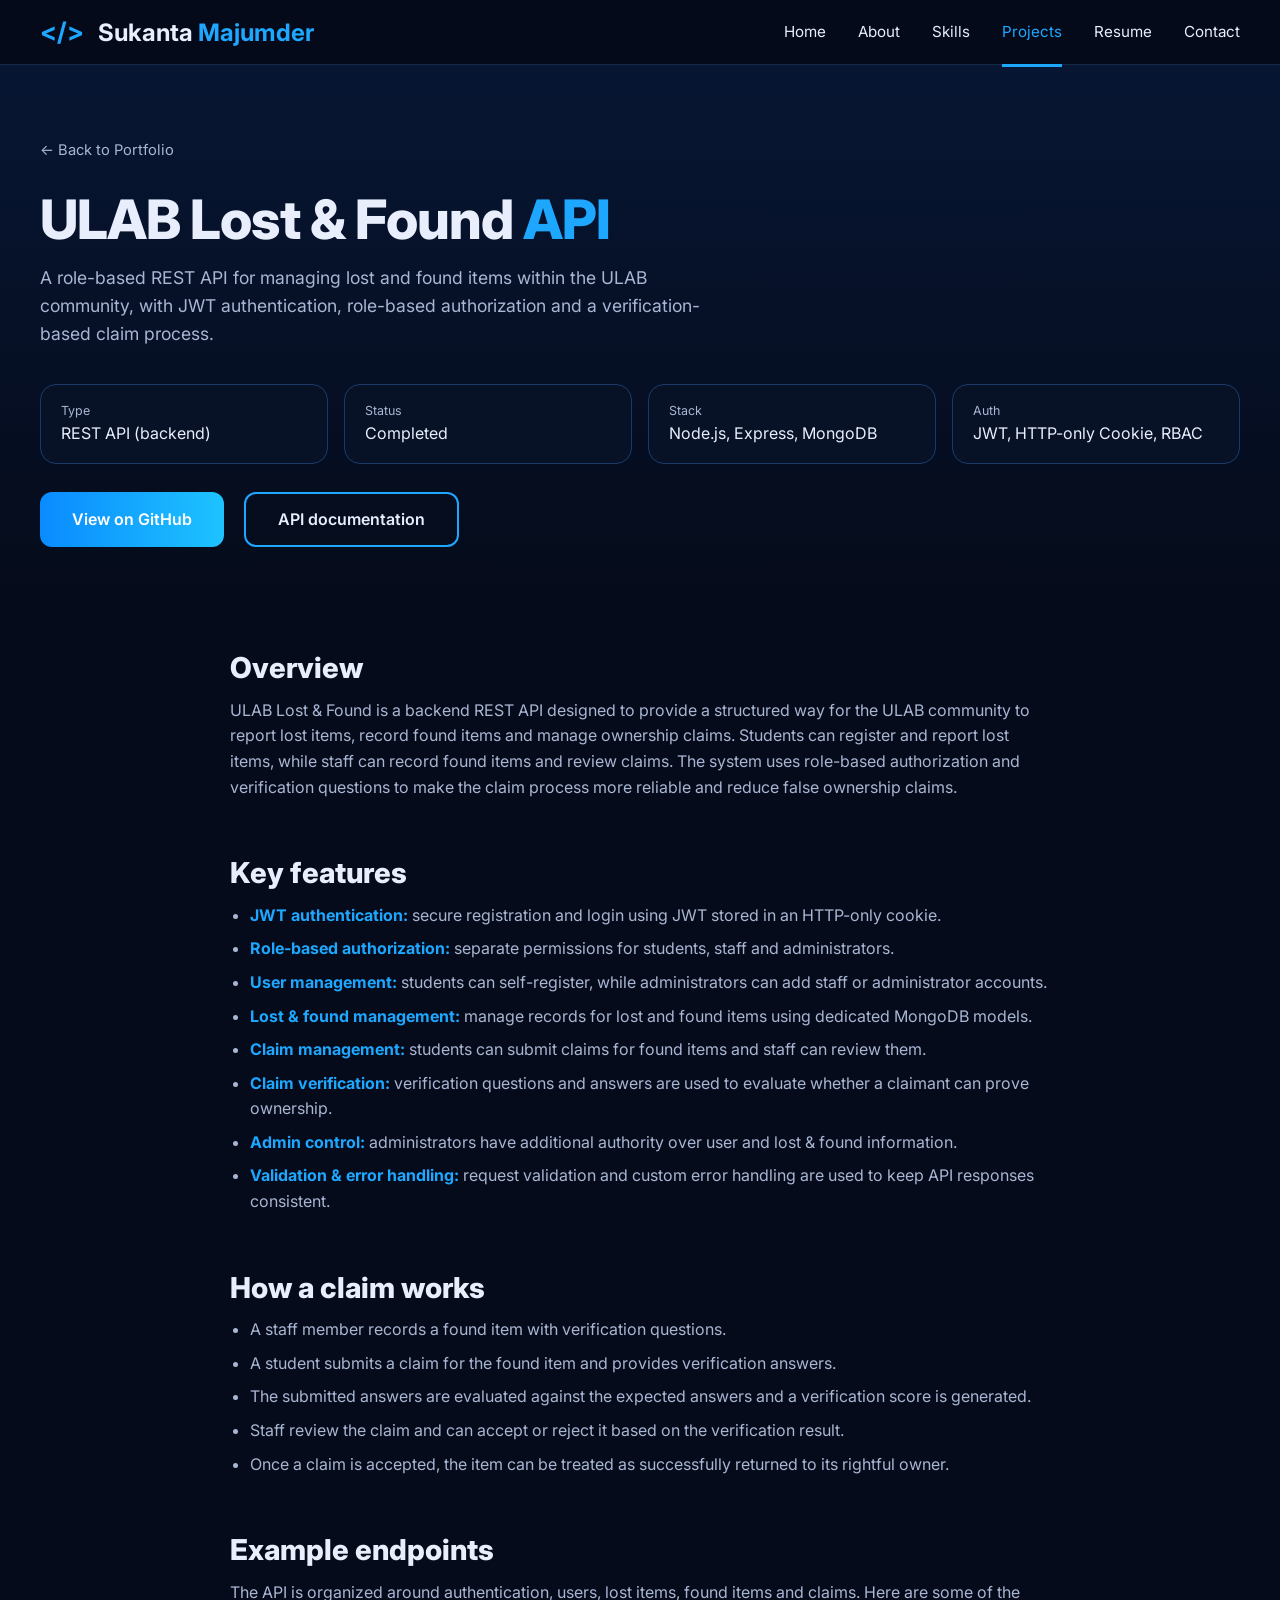
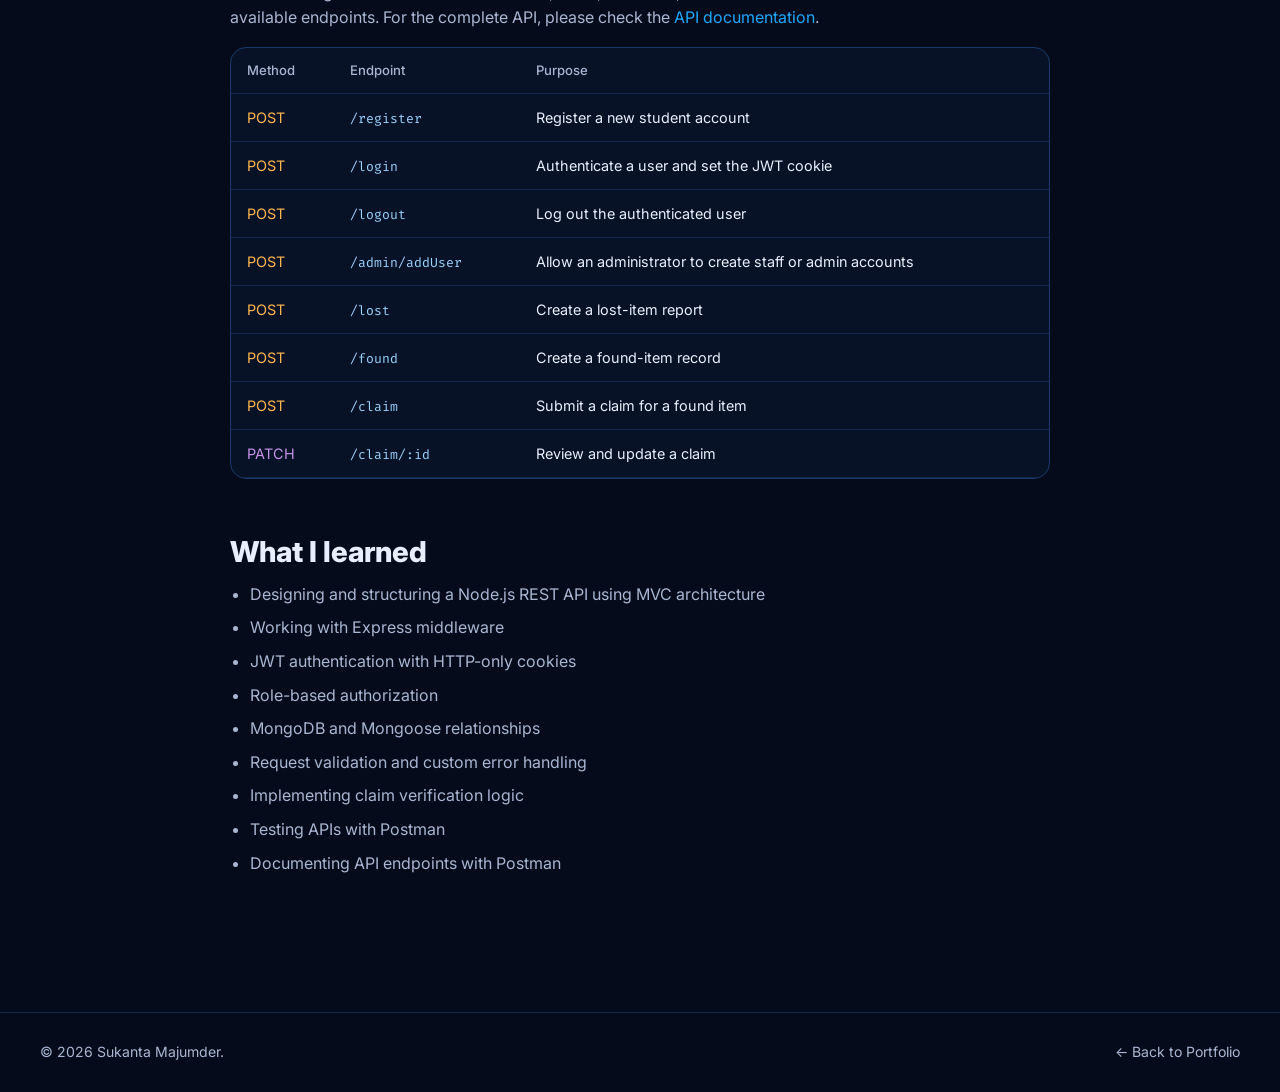
<file: project-ulab-lost-found.html>
<!doctype html>

<html lang="en">
<head>
<meta charset="UTF-8" /><meta name="viewport" content="width=device-width, initial-scale=1" />
<link href="https://fonts.googleapis.com/css2?family=Inter:wght@400;500;600;700;800&family=Caveat:wght@500&family=Fira+Code&display=swap" rel="stylesheet" />
<link rel="stylesheet" href="style.css" />
<title>ULAB Lost &amp; Found API | Sukanta Majumder</title>
<script src="responsive.js"></script>
</head>
<body>
<header>
  <nav class="wrap">
    <a href="index.html" class="logo"><i>&lt;/&gt;</i>Sukanta <b>Majumder</b></a>
    <button class="menu" aria-label="Toggle menu">☰</button>
    <ul>
      <li><a href="index.html#home">Home</a></li>
      <li><a href="index.html#about">About</a></li>
      <li><a href="index.html#skills">Skills</a></li>
      <li><a href="index.html#projects" class="active">Projects</a></li>
      <li><a href="index.html#resume">Resume</a></li>
      <li><a href="index.html#contact">Contact</a></li>
    </ul>
  </nav>
</header>
<main>
  <section class="pd-hero">
    <div class="wrap">
      <a class="back" href="index.html#projects">← Back to Portfolio</a>
      <h1>ULAB Lost &amp; Found <span>API</span></h1>
      <p class="lead">A role-based REST API for managing lost and found items within the ULAB community, with JWT authentication, role-based authorization and a verification-based claim process.</p>
      <div class="pd-meta">
        <div class="panel"><small>Type</small>REST API (backend)</div>
        <div class="panel"><small>Status</small>Completed</div>
        <div class="panel"><small>Stack</small>Node.js, Express, MongoDB</div>
        <div class="panel"><small>Auth</small>JWT, HTTP-only Cookie, RBAC</div>
      </div>
      <div class="btns" style="margin-top:28px">
        <a class="btn primary" href="https://github.com/Sukanta116/Ulab_Lost_And_Found" target="_blank" rel="noopener">View on GitHub</a>
        <a class="btn ghost" href="https://documenter.getpostman.com/view/58097853/2sBYHNXPLF" target="_blank" rel="noopener">API documentation</a>
      </div>
    </div>
  </section>

  <section class="pd-body">
    <div class="wrap">

  <section>
    <h2>Overview</h2>
    <p>ULAB Lost &amp; Found is a backend REST API designed to provide a structured way for the ULAB community to report lost items, record found items and manage ownership claims. Students can register and report lost items, while staff can record found items and review claims. The system uses role-based authorization and verification questions to make the claim process more reliable and reduce false ownership claims.</p>
  </section>

  <section>
    <h2>Key features</h2>
    <ul>
      <li><strong>JWT authentication:</strong> secure registration and login using JWT stored in an HTTP-only cookie.</li>
      <li><strong>Role-based authorization:</strong> separate permissions for students, staff and administrators.</li>
      <li><strong>User management:</strong> students can self-register, while administrators can add staff or administrator accounts.</li>
      <li><strong>Lost &amp; found management:</strong> manage records for lost and found items using dedicated MongoDB models.</li>
      <li><strong>Claim management:</strong> students can submit claims for found items and staff can review them.</li>
      <li><strong>Claim verification:</strong> verification questions and answers are used to evaluate whether a claimant can prove ownership.</li>
      <li><strong>Admin control:</strong> administrators have additional authority over user and lost &amp; found information.</li>
      <li><strong>Validation &amp; error handling:</strong> request validation and custom error handling are used to keep API responses consistent.</li>
    </ul>
  </section>

  <section>
    <h2>How a claim works</h2>
    <ul>
      <li>A staff member records a found item with verification questions.</li>
      <li>A student submits a claim for the found item and provides verification answers.</li>
      <li>The submitted answers are evaluated against the expected answers and a verification score is generated.</li>
      <li>Staff review the claim and can accept or reject it based on the verification result.</li>
      <li>Once a claim is accepted, the item can be treated as successfully returned to its rightful owner.</li>
    </ul>
  </section>

  <section>
    <h2>Example endpoints</h2>
    <p>The API is organized around authentication, users, lost items, found items and claims. Here are some of the available endpoints. For the complete API, please check the <a class="api-doc-link" href="https://documenter.getpostman.com/view/58097853/2sBYHNXPLF" target="_blank" rel="noopener">API documentation</a>.
</p>
    <div class="table-scroll panel">
      <table>
        <thead><tr><th>Method</th><th>Endpoint</th><th>Purpose</th></tr></thead>
        <tbody>
          <tr><td class="m-post">POST</td><td><code>/register</code></td><td>Register a new student account</td></tr>
          <tr><td class="m-post">POST</td><td><code>/login</code></td><td>Authenticate a user and set the JWT cookie</td></tr>
          <tr><td class="m-post">POST</td><td><code>/logout</code></td><td>Log out the authenticated user</td></tr>
          <tr><td class="m-post">POST</td><td><code>/admin/addUser</code></td><td>Allow an administrator to create staff or admin accounts</td></tr>
          <tr><td class="m-post">POST</td><td><code>/lost</code></td><td>Create a lost-item report</td></tr>
          <tr><td class="m-post">POST</td><td><code>/found</code></td><td>Create a found-item record</td></tr>
          <tr><td class="m-post">POST</td><td><code>/claim</code></td><td>Submit a claim for a found item</td></tr>
          <tr><td class="m-patch">PATCH</td><td><code>/claim/:id</code></td><td>Review and update a claim</td></tr>
        </tbody>
      </table>
    </div>
  </section>

  <section>
    <h2>What I learned</h2>

    <ul>
        <li>Designing and structuring a Node.js REST API using MVC architecture</li>
        <li>Working with Express middleware</li>
        <li>JWT authentication with HTTP-only cookies</li>
        <li>Role-based authorization</li>
        <li>MongoDB and Mongoose relationships</li>
        <li>Request validation and custom error handling</li>
        <li>Implementing claim verification logic</li>
        <li>Testing APIs with Postman</li>
        <li>Documenting API endpoints with Postman</li>
    </ul>
</section>

</div>


  </section>
</main>

<footer>
  <div class="wrap">
    <span>© 2026 Sukanta Majumder.</span>
    <a href="index.html#projects">← Back to Portfolio</a>
  </div>
</footer>

<script src="main.js"></script>

</body>
</html>
</file>
<file: style.css>
/* =====================================================================
   TABLE OF CONTENTS
   1. Tokens & base      5. About / Skills / Projects / Resume / Contact
   2. Header & nav       6. Footer
   3. Logo sign          7. Project detail pages
   4. Hero               8. Responsive (container queries, widest to narrowest)
   ===================================================================== */

/* ===== 1. TOKENS & BASE ===== */
:root{--bg:#050b1a;--panel:#081226;--line:#14284a;--line2:#1b3a6b;--blue:#1ea7ff;--text:#e8eefc;--muted:#a9b6d3;--green:#58d68d}
*{box-sizing:border-box;margin:0;padding:0}
html{scroll-behavior:smooth;scroll-padding-top:72px;-webkit-text-size-adjust:100%;text-size-adjust:100%}
/* body is the "container": layout rules respond to the page's real width, not the device's fake viewport */
body{font-family:Inter,system-ui,sans-serif;background:var(--bg);color:var(--text);line-height:1.6;overflow-x:clip;container-type:inline-size}
a{color:inherit;text-decoration:none}
img{max-width:100%}
pre,code{max-width:100%}
pre{overflow-x:auto}
:focus-visible{outline:2px solid var(--blue);outline-offset:3px;border-radius:4px}
.wrap{--pad:40px;max-width:1440px;margin:0 auto;padding-left:max(var(--pad),env(safe-area-inset-left,0px));padding-right:max(var(--pad),env(safe-area-inset-right,0px))}
.hand{font-family:Caveat,cursive;color:var(--blue)}
.panel{border:1px solid var(--line2);background:var(--panel);border-radius:16px}
h1{white-space:nowrap;font-size:clamp(2.6rem,4.7cqi,4.4rem);font-weight:800;line-height:1.05;letter-spacing:-1px}
h2{font-size:clamp(1.75rem,6.6cqi,2.8rem);font-weight:800;line-height:1.2;margin-bottom:12px}
h1 span,h2 span{color:var(--blue)}
.btn{display:inline-flex;align-items:center;gap:10px;padding:13px 32px;min-height:46px;border-radius:12px;font-weight:600;transition:transform .2s}
.btn:hover{transform:translateY(-2px)}
.btn.primary{background:linear-gradient(90deg,#0a8bff,#1ec3ff);color:#fff}
.btn.ghost{border:2px solid var(--blue);background:transparent}

/* ===== 2. HEADER & NAV ===== */
header{position:sticky;top:0;z-index:10;background:rgba(5,11,26,.9);-webkit-backdrop-filter:blur(8px);backdrop-filter:blur(8px);border-bottom:1px solid var(--line);padding-top:env(safe-area-inset-top,0px)}
nav{display:flex;align-items:center;justify-content:space-between;height:64px;gap:12px}
nav ul{display:flex;gap:32px;list-style:none}
nav a{font-size:.95rem;padding:20px 0;display:block}
nav a.active,nav a:hover{color:var(--blue);box-shadow:0 3px 0 var(--blue)}
.menu{display:none;background:none;border:0;color:var(--text);font-size:1.6rem;cursor:pointer;min-width:44px;min-height:44px}
.logo{position:relative;font-weight:700;font-size:clamp(1.1rem,5.6cqi,1.5rem);white-space:nowrap}
.logo b,.logo i{color:var(--blue);font-weight:700}
.logo i{font-style:normal;margin-right:14px;font-size:clamp(1.15rem,6cqi,1.6rem)}

/* ===== 3. LOGO SIGN ("Seeking Opportunities") ===== */
.door-sign{position:absolute;top:calc(72% - 4px);right:4px;width:0;height:0;z-index:20;pointer-events:none;transition:opacity .3s ease,visibility .3s ease}
body.scrolled .door-sign{opacity:0;visibility:hidden}
.door-pivot{position:absolute;top:-4px;left:-89px;width:180px;display:block;transform-origin:50% 0;animation:doorSwing 3.2s ease-in-out infinite}
.door-ring{display:block;position:relative;z-index:2;width:16px;height:16px;margin:0 auto -6px;border-radius:50%;border:3px solid #1fa2ff;background:#050a18;box-shadow:0 0 10px rgba(31,162,255,.6)}
.door-strings{display:block;width:100%;height:26px}
.door-board{display:block;padding:5px;border-radius:12px;background:linear-gradient(135deg,#00e676,#00bfa5);box-shadow:0 8px 20px rgba(0,230,118,.4)}
.door-inner{display:flex;align-items:center;justify-content:center;gap:7px;padding:6px 10px;border:2px solid rgba(4,19,10,.85);border-radius:8px;color:#04130a;font-size:.78rem;font-weight:800;letter-spacing:.3px;white-space:nowrap}
.door-dot{width:10px;height:10px;flex-shrink:0;border-radius:50%;background:#ff1744;box-shadow:0 0 6px #ff1744;animation:doorPulse 1.4s ease-out infinite}
@keyframes doorSwing{0%,100%{transform:rotate(7deg)}50%{transform:rotate(-7deg)}}
@keyframes doorPulse{0%{box-shadow:0 0 0 0 rgba(255,23,68,.8)}100%{box-shadow:0 0 0 9px rgba(255,23,68,0)}}

/* ===== 4. HERO (base values = laptop/desktop) ===== */
.hero{background:radial-gradient(circle at 75% 55%,#0b3a8a 0,transparent 45%),linear-gradient(180deg,#050b1a,#071633);overflow:hidden}
.hero .wrap{display:grid;grid-template-columns:1.15fr 1fr;align-items:end;min-height:576px;gap:24px}
.hero-text{padding:60px 0 50px;align-self:center;min-width:0}
.hello{font-size:1.4rem;margin-bottom:4px}
.role{font-size:1.9rem;margin:22px 0 18px}
.role b{font-weight:700}
.role em{font-style:normal;color:#bcd7ff;font-weight:400}
.role s{text-decoration:none;margin:0 10px;font-weight:300}
.lead{max-width:500px;font-size:1.1rem;margin-bottom:24px}
.chips{display:flex;flex-wrap:wrap;gap:14px;margin-bottom:28px}
.chip{display:flex;align-items:center;gap:12px;padding:8px 22px 8px 16px;border:1px solid var(--line);border-radius:40px;background:rgba(20,40,74,.45);font-size:.95rem}
.chip img{width:28px;height:28px}
.chip.more{padding:8px 20px;color:#8fc9ff}
.btns{display:flex;flex-wrap:wrap;gap:20px}
.tag{margin-top:26px;font-size:1.7rem;display:flex;flex-wrap:wrap;gap:14px;align-items:baseline}
.tag span:nth-child(3){color:var(--green)}

/* hero picture, backdrop, note, arrow, code snippet */
.hero-img{position:relative;align-self:end;height:576px;display:flex;justify-content:center;align-items:flex-end;padding-right:100px;min-width:0}
.hero-img::before{content:"";position:absolute;bottom:14px;left:5%;width:75%;aspect-ratio:1;border-radius:10%;background:linear-gradient(160deg,#1a6bff,#082a66);opacity:.18}
.hero-img img{position:relative;top:30px;height:92%;width:90%;max-width:69%;display:block;object-fit:contain;object-position:bottom}
.note{position:absolute;top:60px;right:55px;font-size:2rem;line-height:1;transform:rotate(-8deg);z-index:2}
.arrow{position:absolute;top:158px;right:112px;width:70px;z-index:2;transform:rotate(-8deg)}
.code{position:absolute;right:0;top:36%;z-index:2;font-family:"Fira Code",monospace;font-size:.78rem;color:#9bb6e0;border-left:1px solid var(--line);padding-left:12px;white-space:pre;line-height:1.5}

/* ===== 5. SECTIONS ===== */
.sec{padding:96px 0;border-top:1px solid var(--line)}
.sec-head{max-width:640px;margin-bottom:44px}
.sec-head p{color:var(--muted)}
.eyebrow{display:flex;align-items:center;gap:14px;color:var(--blue);font-weight:600;font-size:.95rem;margin-bottom:6px}
.eyebrow::before{content:"";width:32px;height:2px;background:var(--blue)}

/* About */
.about{background:linear-gradient(180deg,#050b1a,#060f24)}
.about-grid{display:grid;grid-template-columns:1.1fr 1fr;gap:32px;align-items:start}
.about-grid>*{min-width:0}
.bio p{color:var(--muted);margin-bottom:18px;max-width:560px}
.facts{display:flex;flex-wrap:wrap;gap:12px;margin-top:22px}
.fact{padding:8px 16px;border:1px solid var(--line2);border-radius:999px;font-size:.88rem;background:rgba(20,40,74,.35)}
.card{padding:30px}
.card h3{font-size:1.25rem;font-weight:600;margin-bottom:12px}
.card .sign{margin-top:18px;text-align:center;font-size:1.3rem}
.info{display:grid;grid-template-columns:120px 1fr;font-size:.93rem}
.info dt,.info dd{padding:13px 0;border-bottom:1px solid var(--line);overflow-wrap:anywhere}
.info dt{color:var(--muted)}

/* Skills */
.grid{display:grid;grid-template-columns:repeat(auto-fill,minmax(130px,1fr));gap:14px}
.tile{position:relative;padding:20px 8px;text-align:center;font-size:.88rem;display:flex;flex-direction:column;align-items:center;gap:10px;transition:border-color .2s,transform .2s}
.tile:hover{border-color:var(--blue);transform:translateY(-3px)}
.tile:hover,.tile:focus-visible{z-index:5}
.tile img{width:40px;height:40px;object-fit:contain}
.tile.more{justify-content:center;color:#8fc9ff}
/* skill hover card */
.tip{--tx:-50%;position:absolute;bottom:calc(100% + 12px);left:50%;width:190px;max-width:calc(100cqi - 24px);padding:14px 16px;text-align:left;background:#0b2a5c;border:1px solid var(--blue);border-radius:12px;box-shadow:0 12px 30px rgba(0,0,0,.45);opacity:0;visibility:hidden;pointer-events:none;transform:translate(var(--tx),6px);transition:opacity .2s,transform .2s,visibility .2s}
.tip::after{content:"";position:absolute;top:100%;left:50%;width:10px;height:10px;background:#0b2a5c;border-right:1px solid var(--blue);border-bottom:1px solid var(--blue);transform:translate(-50%,-5px) rotate(45deg)}
.tip strong{display:block;color:var(--blue);font-size:.85rem;margin-bottom:8px}
.tip ul{list-style:none;display:flex;flex-wrap:wrap;gap:6px}
.tip li{font-size:.74rem;padding:3px 9px;border-radius:999px;background:rgba(30,167,255,.15)}
.tile:hover .tip,.tile:focus .tip{opacity:1;visibility:visible;transform:translate(var(--tx),0)}

/* Projects */
.projects{display:grid;grid-template-columns:repeat(auto-fill,minmax(min(100%,420px),1fr));gap:28px}
.p-card{display:flex;flex-direction:column;min-width:0;padding:30px;border:1px solid var(--line2);border-radius:18px;background:linear-gradient(160deg,#0b2a5c 0,#081226 70%);transition:transform .2s,border-color .2s}
.p-card:hover{transform:translateY(-4px);border-color:var(--blue)}
.p-card h3{font-size:1.7rem;font-weight:800;line-height:1.2;margin-bottom:12px}
.p-status,.p-status_ongoing{align-self:flex-start;font-size:.78rem;padding:4px 12px;border-radius:999px;margin-bottom:16px}
.p-status{background:rgba(88,214,141,.12);color:var(--green);border:1px solid rgba(88,214,141,.35)}
.p-status_ongoing{background:rgba(255,193,7,.12);color:#f0b400;border:1px solid rgba(255,193,7,.35)}
.p-desc{color:var(--muted);font-size:.95rem;margin-bottom:20px}
.p-tech{list-style:none;display:flex;flex-wrap:wrap;gap:8px;margin-bottom:24px}
.p-tech li{display:flex;align-items:center;gap:8px;font-size:.82rem;padding:5px 12px;border:1px solid var(--line2);border-radius:999px;background:rgba(5,11,26,.5)}
.p-tech img{width:16px;height:16px}
.p-actions{margin-top:auto;display:flex;flex-wrap:wrap;gap:8px 18px;align-items:center;padding-top:20px;border-top:1px solid var(--line2)}
.p-link{display:inline-flex;align-items:center;gap:8px;font-size:.9rem;color:var(--muted);padding:9px 0;transition:color .2s}
.p-link img{width:20px;height:20px}
.p-link:hover{color:var(--blue)}
.btn-details{margin-left:auto;padding:10px 20px;border-radius:10px;font-size:.9rem;font-weight:600;background:linear-gradient(90deg,#0a8bff,#1ec3ff);color:#fff;transition:transform .2s,box-shadow .2s}
.btn-details:hover{transform:translateY(-2px);box-shadow:0 8px 20px rgba(30,167,255,.3)}

/* Resume */
.resume-box{display:flex;align-items:center;justify-content:space-between;gap:32px;padding:44px 48px;background:linear-gradient(135deg,#0b2a5c,#081226 65%)}
.resume-box h2{margin-bottom:8px}
.resume-box p{color:var(--muted);max-width:480px}

/* Contact */
.contact-grid{display:grid;grid-template-columns:repeat(auto-fit,minmax(min(100%,280px),1fr));gap:20px}
.c-card{display:flex;align-items:center;gap:18px;padding:22px 26px;transition:border-color .2s,transform .2s;overflow-wrap:anywhere}
.c-card>span:last-child{min-width:0}
.c-card:hover{border-color:var(--blue);transform:translateY(-3px)}
.c-card small{display:block;color:var(--muted);font-size:.8rem}
.c-icon{display:grid;place-items:center;width:48px;height:48px;flex:none;border-radius:12px;background:rgba(30,167,255,.15);font-size:1.3rem}
.c-icon img{width:26px;height:26px}

/* ===== 6. FOOTER ===== */
footer{border-top:1px solid var(--line);padding:28px 0 max(28px,env(safe-area-inset-bottom,0px));color:var(--muted);font-size:.88rem}
footer .wrap{display:flex;justify-content:space-between;flex-wrap:wrap;gap:12px}
footer a:hover{color:var(--blue)}

/* ===== 7. PROJECT DETAIL PAGES ===== */
.pd-hero{padding:72px 0 48px;background:linear-gradient(180deg,#071633,#050b1a)}
.pd-hero h1{white-space:normal;font-size:clamp(1.8rem,5.4cqi,3.4rem);margin-bottom:16px;overflow-wrap:anywhere}
.pd-hero .lead{max-width:680px;color:var(--muted)}
.back{display:inline-block;color:var(--muted);font-size:.92rem;margin-bottom:28px}
.back:hover{color:var(--blue)}
.pd-meta{display:grid;grid-template-columns:repeat(auto-fit,minmax(min(100%,180px),1fr));gap:16px;margin-top:36px}
.pd-meta div{padding:16px 20px}
.pd-meta small{display:block;color:var(--muted);font-size:.78rem}
.pd-body{padding:56px 0 80px}
.pd-body .wrap{max-width:900px}
.pd-body section{margin-bottom:56px}
.pd-body h2{font-size:1.8rem}
.pd-body p,.pd-body li{color:var(--muted);overflow-wrap:anywhere}
.pd-body ul{padding-left:20px;display:grid;gap:8px;margin-top:12px}
.pd-body ul strong{color:var(--text)}
.pd-body section ul li strong{color:var(--blue)}
.table-scroll{overflow-x:auto;-webkit-overflow-scrolling:touch;margin-top:16px}
table{width:100%;border-collapse:collapse;font-size:.9rem;min-width:520px}
th,td{text-align:left;padding:12px 16px;border-bottom:1px solid var(--line)}
th{color:var(--muted);font-weight:500;font-size:.82rem}
td code{font-family:"Fira Code",monospace;font-size:.82rem;color:#9bd3ff}
.m-get{color:var(--green)}.m-post{color:#ffb84d}.m-patch{color:#c792ea}
.api-doc-link{color:var(--blue)}
.api-doc-link:hover{text-decoration:underline}
.shortner{background:#f1f5f9;color:#0f172a;padding:3px 5px;border-radius:4px;font-family:"Fira Code",monospace;font-size:.8em}

/* =====================================================================
   8. RESPONSIVE (based on the page's real width via container queries)
   >1180 desktop | <=1180 small laptop | <=980 tablet | <=700 | <=600 phone | <=380 small phone
   Keep these blocks in this order: wider first, narrower last.
   ===================================================================== */

/* ---- Small laptop ---- */
@container (max-width:1180px){
  .hero-img{padding-right:60px}
  .arrow{right:70px}
  .note{right:30px}
  .code{font-size:.7rem}
  .resume-box{padding:36px 32px}
}
@container (max-width:1060px){
  .code{display:none}
}

/* ---- Tablet (601px to 980px; also applies to phones unless overridden below) ---- */
@container (max-width:980px){
  .wrap{--pad:20px}
  h1{font-size:clamp(1.8rem,8.6cqi,4.4rem)}
  .hero .wrap,.about-grid{grid-template-columns:1fr}
  .hero .wrap{min-height:0}
  .hero-text{padding:36px 0 48px}
  .lead{max-width:640px}
  /* hero picture */
  .hero-img{order:-1;width:100%;max-width:420px;height:min(460px,105cqi);margin:0 auto;padding-right:0}
  .hero-img::before{bottom:-34px;left:7%;width:89%;border-radius:9%}
  .note{top:60px;left:0;right:auto;font-size:1.7rem;line-height:1.2;transform:rotate(-6deg)}
  .arrow{left:39px;right:auto;width:48px;transform:scaleX(-1) rotate(8deg)}
  .door-pivot{top:-1px;left:-90px}
  /* nav becomes a dropdown */
  .menu{display:block}
  nav ul{display:none;position:absolute;top:calc(64px + env(safe-area-inset-top,0px));left:0;right:0;flex-direction:column;gap:0;background:var(--bg);border-bottom:1px solid var(--line);padding:8px 24px;max-height:calc(100vh - 64px);overflow-y:auto}
  nav ul.open{display:flex}
  nav a{padding:12px 0}
  nav a.active,nav a:hover{box-shadow:none}
  /* sections */
  .sec{padding:64px 0}
  .sec-head{margin-bottom:32px}
  .grid{grid-template-columns:repeat(4,1fr)}
  .resume-box{flex-direction:column;align-items:flex-start;padding:32px 24px}
}

@container (max-width:700px){
  .card{padding:24px}
  .grid{grid-template-columns:repeat(3,1fr);gap:12px}
  /* keep skill hover cards inside the screen: left column opens to the right, right column to the left */
  .tile:nth-child(3n+1) .tip{--tx:0;left:0}
  .tile:nth-child(3n+1) .tip::after{left:40px}
  .tile:nth-child(3n) .tip{--tx:0;left:auto;right:0}
  .tile:nth-child(3n) .tip::after{left:auto;right:40px;transform:translate(50%,-5px) rotate(45deg)}
}

/* ---- Phone ---- */
@container (max-width:600px){
  .hello{font-size:1.15rem}
  .role{font-size:1.35rem;margin:16px 0 14px}
  .role s{margin:0 6px}
  .lead{font-size:1rem;margin-bottom:20px}
  .chips{gap:10px;margin-bottom:22px}
  .chip{padding:6px 16px 6px 12px;font-size:.88rem;gap:8px}
  .chip img{width:22px;height:22px}
  .btns{gap:12px}
  .btns .btn{flex:1 1 100%;justify-content:center}
  .tag{font-size:1.4rem;margin-top:20px}
  /* hero picture */
  .hero-img::before{bottom:-35px}
  .note{top:75px;font-size:1.5rem}
  /* logo sign */
  .door-pivot{left:-120px;width:153px}
  .door-sign{top:calc(69% - 4px);right:-38px;height:65px}
  .door-inner{font-size:.65rem;padding:5px 8px;gap:5px}
  .door-dot{width:8px;height:8px}
  /* sections */
  .sec{padding:52px 0}
  .info{grid-template-columns:100px 1fr}
  .p-card{padding:22px}
  .p-card h3{font-size:1.35rem}
  .p-actions{gap:4px 16px}
  .btn-details{margin-left:0;width:100%;text-align:center;margin-top:8px}
  .resume-box{padding:26px 20px;gap:20px}
  .resume-box .btn{width:100%;justify-content:center}
  .c-card{padding:18px}
  .pd-hero{padding:44px 0 32px}
  .pd-body{padding:36px 0 56px}
  .pd-body section{margin-bottom:40px}
  .pd-body h2{font-size:1.5rem}
  footer .wrap{justify-content:center;text-align:center}
}

/* ---- Small phone ---- */
@container (max-width:380px){
  .wrap{--pad:16px}
  .logo i{margin-right:8px}
  .door-sign{right:-26px}
  .hero-img{height:min(400px,105cqi)}
  .tag{font-size:1.2rem;gap:8px}
  .chip{font-size:.82rem}
  .info{grid-template-columns:1fr}
  .info dt{padding:12px 0 0;border-bottom:0;font-size:.8rem}
  .info dd{padding:2px 0 12px}
  /* 2-column skills: ":nth-child(n)" raises specificity so these beat the 3-column rules above */
  .grid{grid-template-columns:repeat(2,1fr)}
  .tile:nth-child(n) .tip{--tx:0;left:0;right:auto}
  .tile:nth-child(n) .tip::after{left:40px;right:auto;transform:translate(-50%,-5px) rotate(45deg)}
  .tile:nth-child(2n) .tip{left:auto;right:0}
  .tile:nth-child(2n) .tip::after{left:auto;right:40px;transform:translate(50%,-5px) rotate(45deg)}
}

/* ---- Other conditions ---- */
@media (orientation:landscape) and (max-height:480px){
  .hero-img{height:340px}
  .sec{padding:48px 0}
}
@media (hover:none){
  .tile:hover,.p-card:hover,.c-card:hover,.btn:hover,.btn-details:hover{transform:none}
}
@media (prefers-reduced-motion:reduce){
  *{transition:none!important;scroll-behavior:auto!important}
  .door-pivot,.door-dot{animation:none!important}
}
</file>
